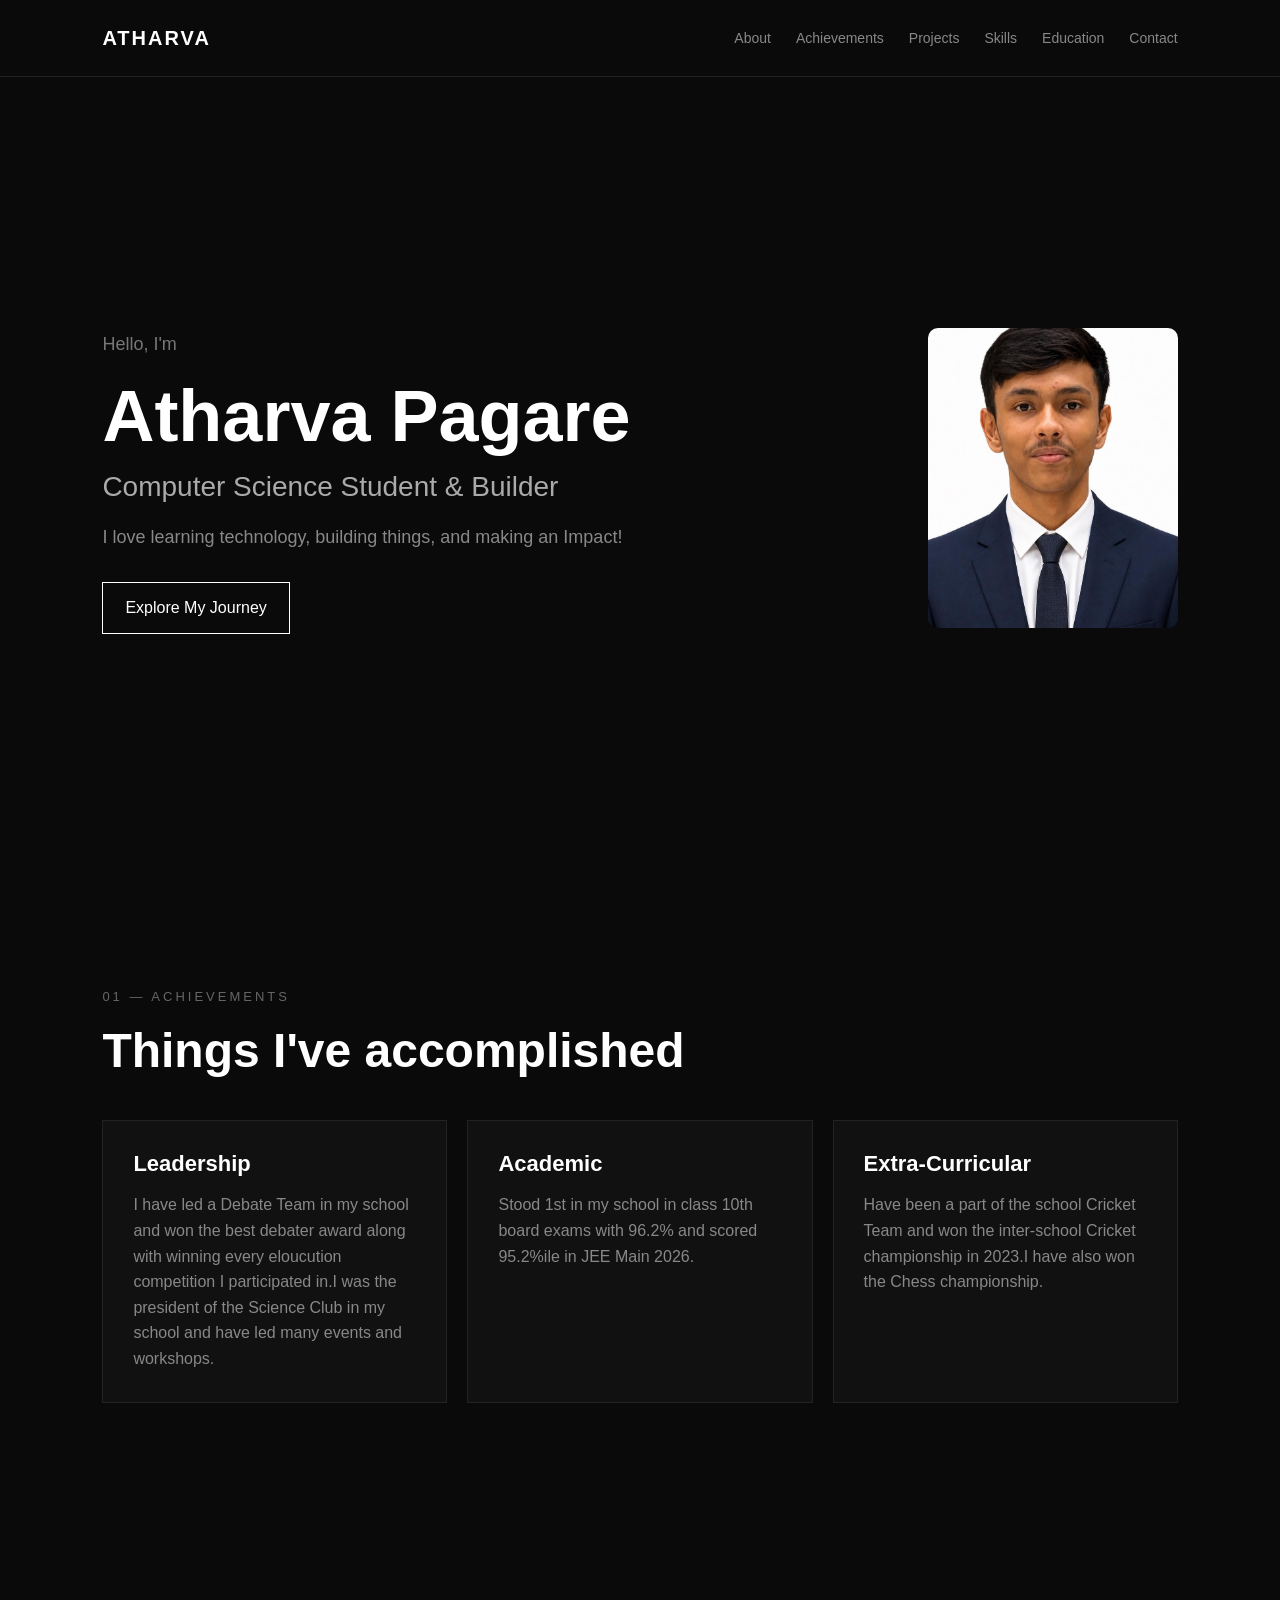
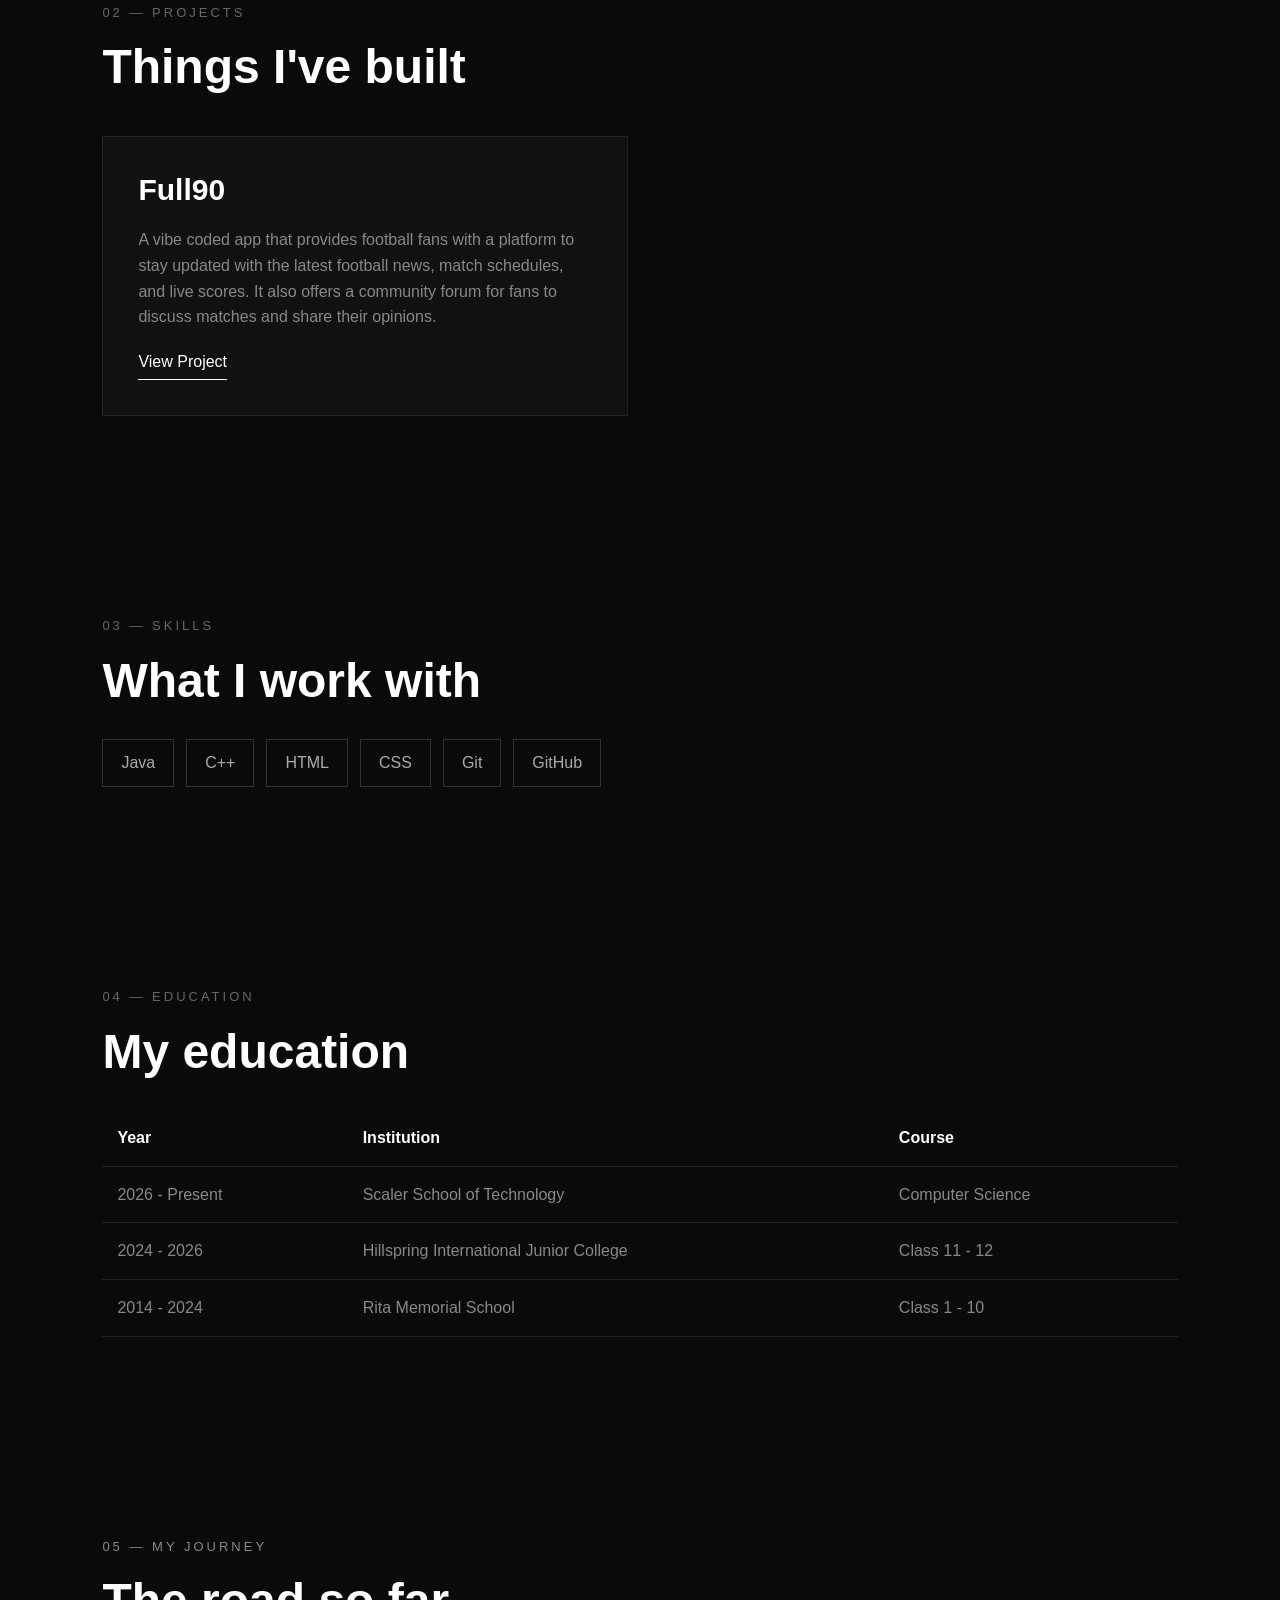
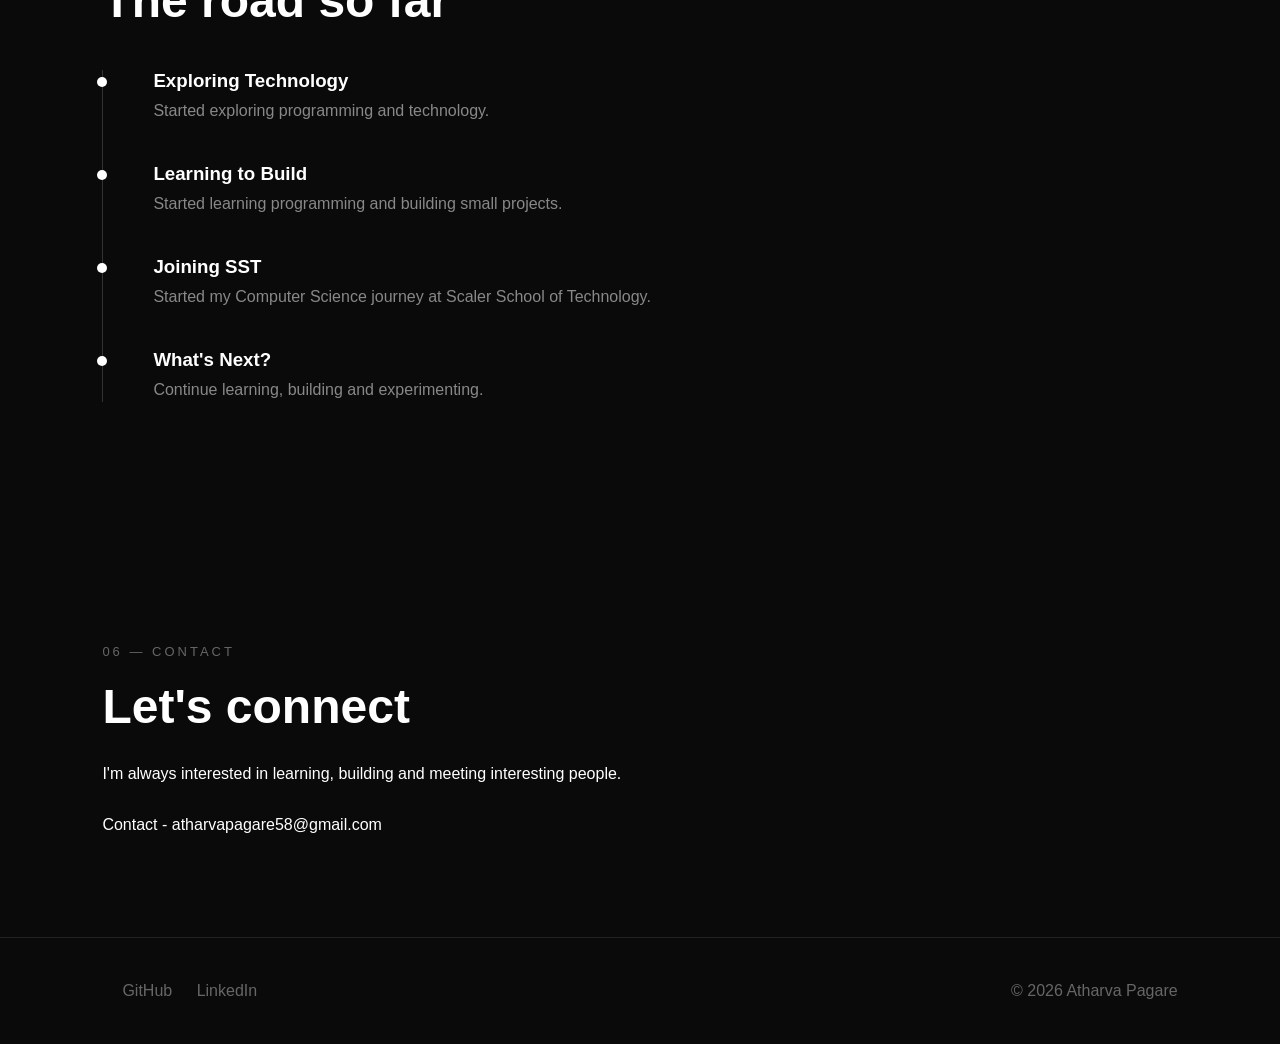
<file: index.html>
<!DOCTYPE html>

<html lang="en">

<head>
    <meta charset="UTF-8">
    <meta name="viewport" content="width=device-width, initial-scale=1.0">


<title>Atharva Pagare | Portfolio</title>

<meta name="description" content="Personal portfolio of Atharva Pagare">

<link rel="stylesheet" href="style1.css">


</head>

<body>


<header>
    <nav>
        <h1>ATHARVA</h1>

        <ul>
            <li><a href="#about">About</a></li>
            <li><a href="#achievements">Achievements</a></li>
            <li><a href="#projects">Projects</a></li>
            <li><a href="#skills">Skills</a></li>
            <li><a href="#education">Education</a></li>
            <li><a href="#contact">Contact</a></li>
        </ul>
    </nav>
</header>

<main>
    

    <section id="hero">

    <div class="hero-content">

        <div class="hero-text">

            <p>Hello, I'm</p>

            <h2>Atharva Pagare</h2>

            <h3>Computer Science Student & Builder</h3>

            <p>
                I love learning technology, building things,
                and making an Impact!
            </p>

            <a href="#about">Explore My Journey</a>

        </div>

       <div class="hero-image">

    <img src="./images/image.png" alt="Atharva Pagare">

            </div>


    

</section>

    <section id="achievements">
        <p>01 — ACHIEVEMENTS</p>

        <h2>Things I've accomplished</h2>

        <div class="achievement-container">

            <article class="achievement">
                <h3>Leadership</h3>
                <p>
                    I have led a Debate Team in my school and won the best debater award along with winning every eloucution competition I participated in.I was the president of the Science Club in my school and have led many events and workshops.
                </p>
            </article>

            <article class="achievement">
                <h3>Academic</h3>
                <p>
                    Stood 1st in my school in class 10th board exams with 96.2% and scored 95.2%ile in JEE Main 2026.
                </p>
            </article>

            <article class="achievement">
                <h3>Extra-Curricular</h3>
                <p>
                    Have been a part of the school Cricket Team and won the inter-school Cricket championship in 2023.I have also won the Chess championship.
                </p>
            </article>

        </div>
    </section>

    <section id="projects">
        <p>02 — PROJECTS</p>

        <h2>Things I've built</h2>

        <div class="project-container">

            <article class="project">
                <h3>Full90</h3>

                <p>
                   A vibe coded app that provides football fans with a platform to stay updated with the latest football news, match schedules, and live scores. It also offers a community forum for fans to discuss matches and share their opinions.
                </p>

                

                <a href="https://ai.studio/apps/4d6b604c-b79a-42c2-ad5e-592d0f871845" target="_blank" rel="noopener noreferrer">View Project</a>
            </article>

        </div>
    </section>

    <section id="skills">
        <p>03 — SKILLS</p>

        <h2>What I work with</h2>

        <ul>
            <li>Java</li>
            <li>C++</li>
            <li>HTML</li>
            <li>CSS</li>
            <li>Git</li>
            <li>GitHub</li>
        </ul>
    </section>

    <section id="education">
        <p>04 — EDUCATION</p>

        <h2>My education</h2>

        <table>
            <thead>
                <tr>
                    <th>Year</th>
                    <th>Institution</th>
                    <th>Course</th>
                </tr>
            </thead>

            <tbody>
                <tr>
                    <td>2026 - Present</td>
                    <td>Scaler School of Technology</td>
                    <td>Computer Science</td>
                </tr>

                <tr>
                    <td>2024 - 2026</td>
                    <td>Hillspring International Junior College</td>
                    <td>Class 11 - 12</td>
                </tr>

                <tr>
                    <td>2014 - 2024</td>
                    <td>Rita Memorial School</td>
                    <td>Class 1 - 10</td>   
                </tr>
            </tbody>
        </table>
    </section>

    <section id="journey">
        <p>05 — MY JOURNEY</p>

        <h2>The road so far</h2>

        <ol>
            <li>
                <h3>Exploring Technology</h3>
                <p>
                    Started exploring programming and technology.
                </p>
            </li>

            <li>
                <h3>Learning to Build</h3>
                <p>
                    Started learning programming and building
                    small projects.
                </p>
            </li>

            <li>
                <h3>Joining SST</h3>
                <p>
                    Started my Computer Science journey at
                    Scaler School of Technology.
                </p>
            </li>

            <li>
                <h3>What's Next?</h3>
                <p>
                    Continue learning, building and experimenting.
                </p>
            </li>
        </ol>
    </section>

    <section id="contact">
        <p>06 — CONTACT</p>

        <h2>Let's connect</h2>

        <p>
            I'm always interested in learning,
            building and meeting interesting people.
            <br></br>
        </p>

        <p> Contact - atharvapagare58@gmail.com </p>
    </section>

</main>

<footer>
    <div>
        
        <a href="https://github.com/AtharvaPagare-4" target="_blank" rel="noopener noreferrer">
            GitHub
        </a>

        <a href="https://www.linkedin.com/in/atharva-pagare-10b88b355/" target="_blank" rel="noopener noreferrer">
            LinkedIn
        </a>
    </div>

    <p>© 2026 Atharva Pagare</p>

</footer>



</body>

</html>
</file>
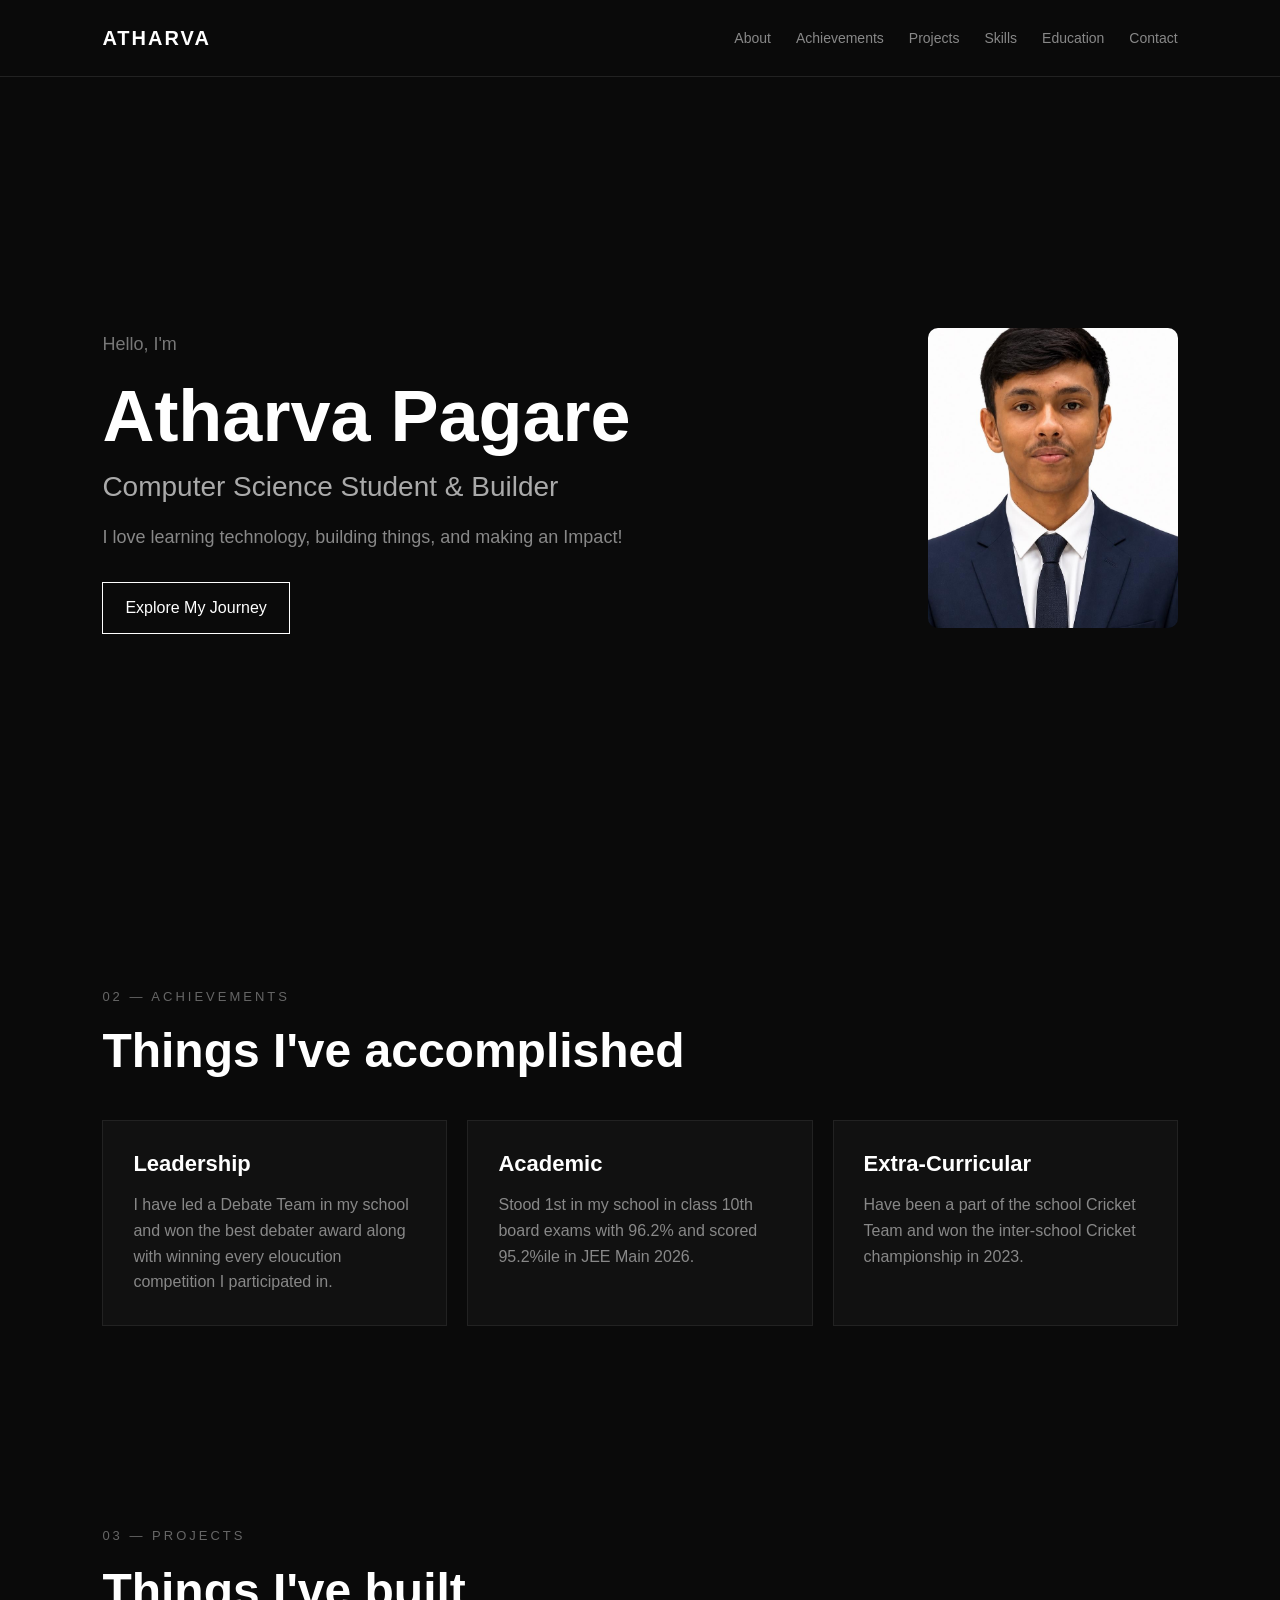
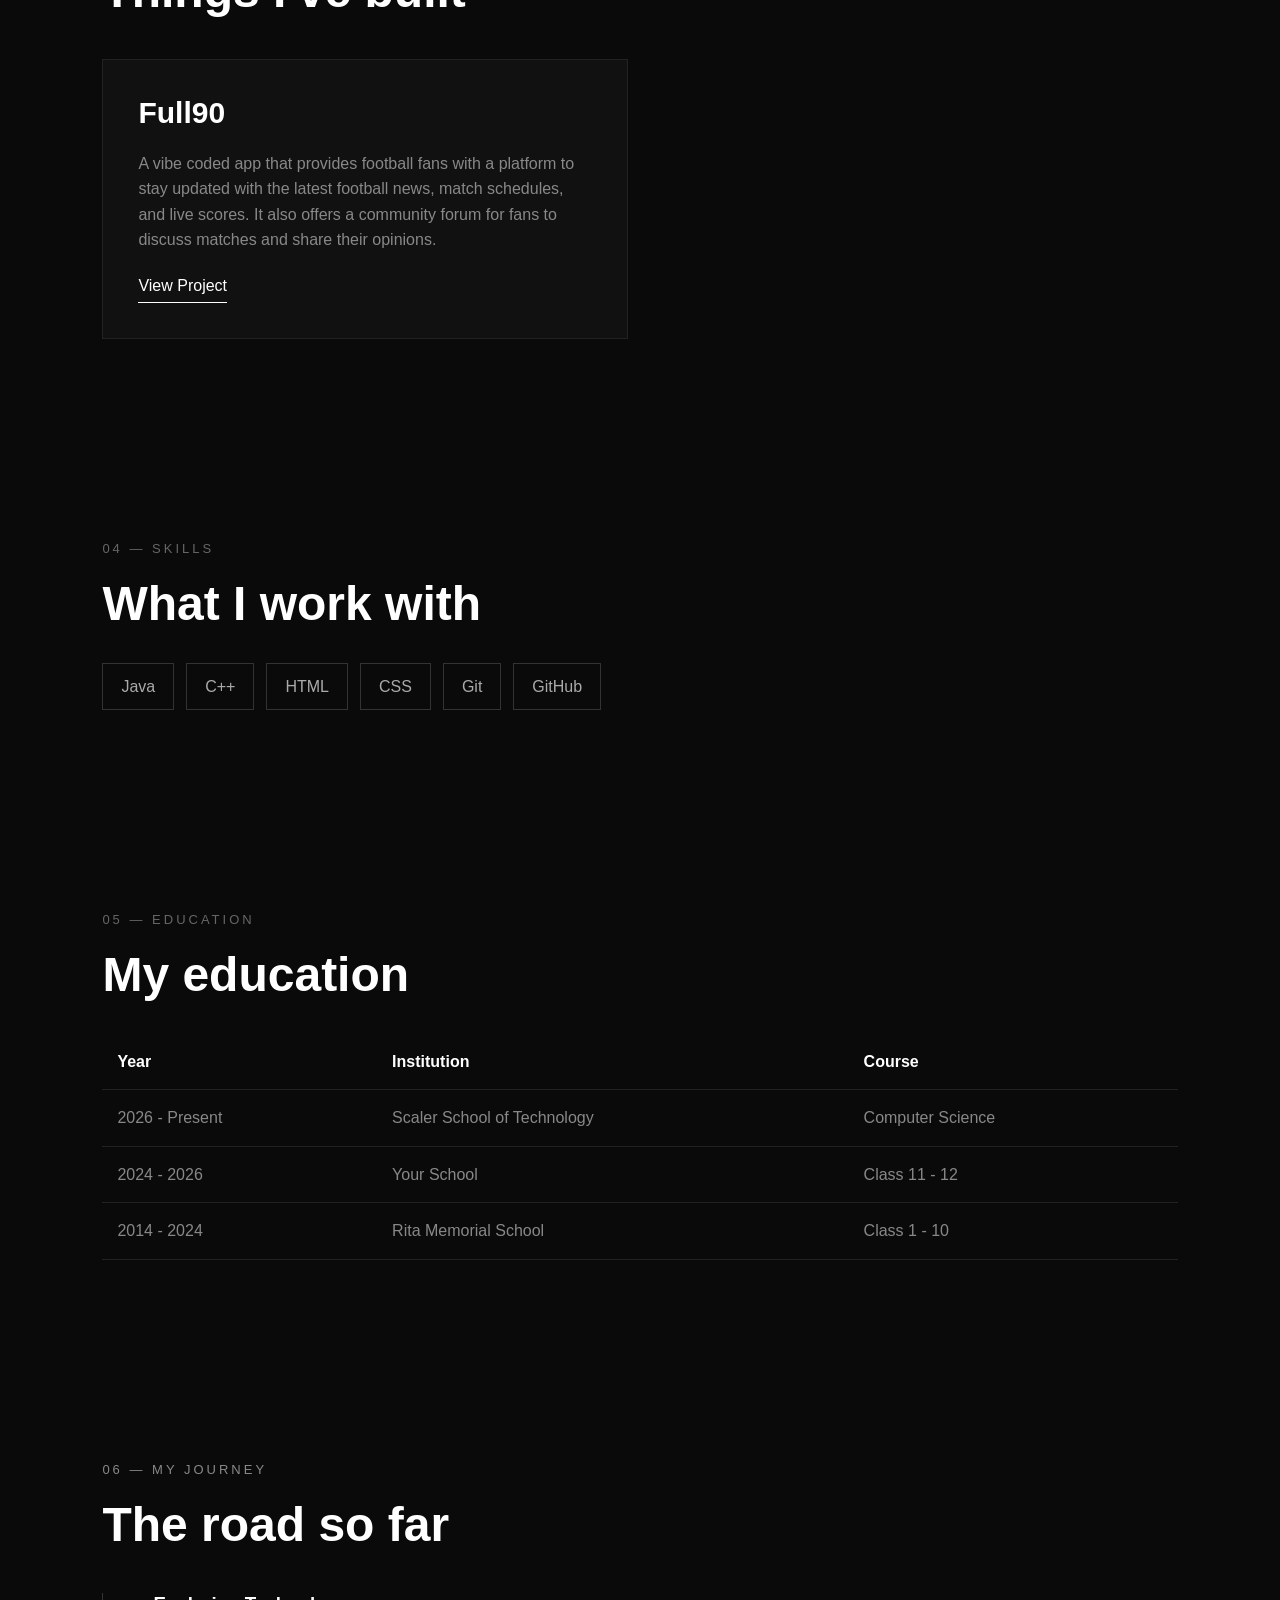
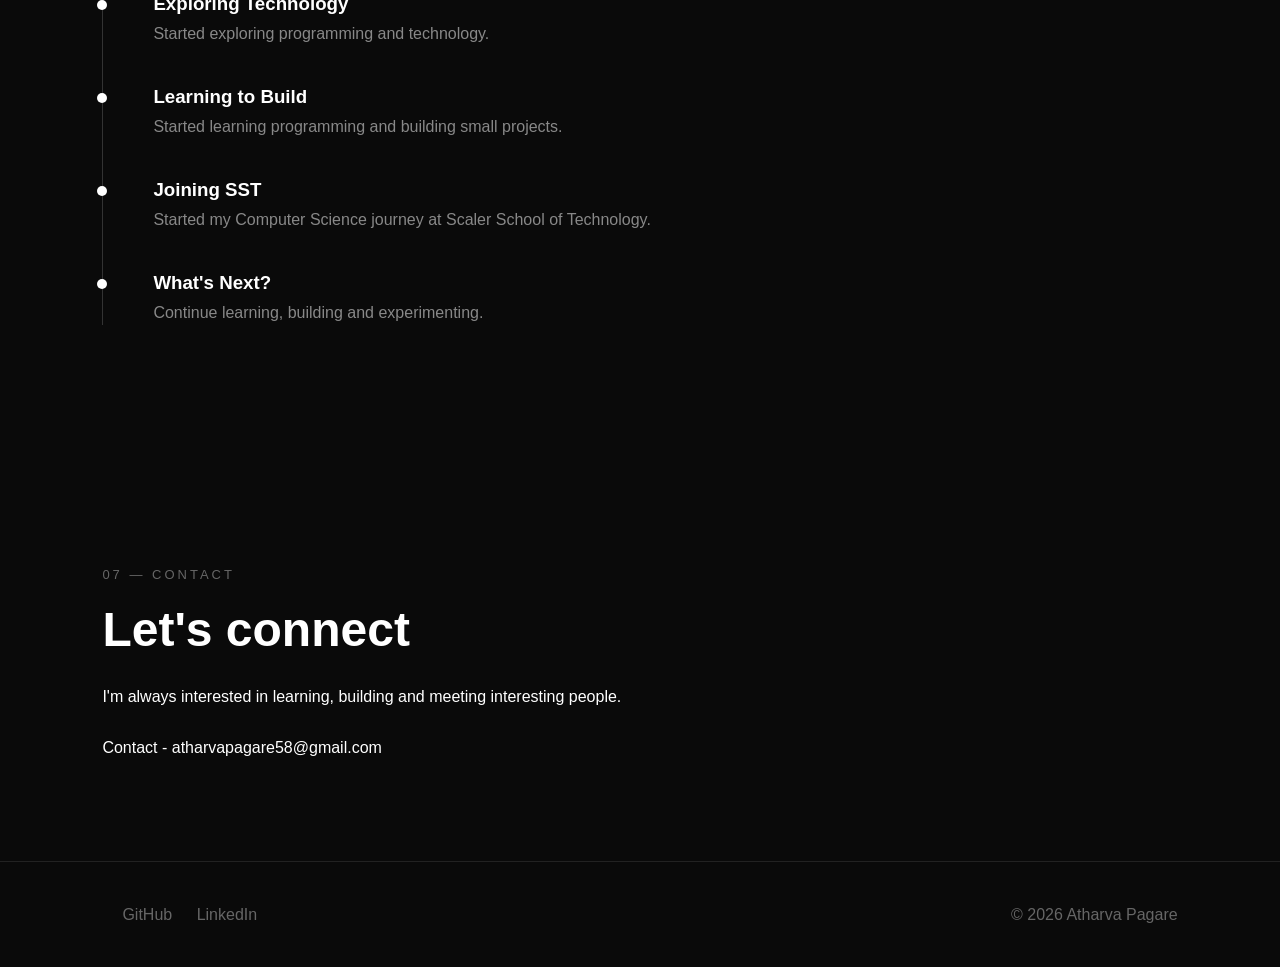
<file: index1.html>
<!DOCTYPE html>

<html lang="en">

<head>
    <meta charset="UTF-8">
    <meta name="viewport" content="width=device-width, initial-scale=1.0">


<title>Atharva Pagare | Portfolio</title>

<meta name="description" content="Personal portfolio of Atharva Pagare">

<link rel="stylesheet" href="style1.css">


</head>

<body>


<header>
    <nav>
        <h1>ATHARVA</h1>

        <ul>
            <li><a href="#about">About</a></li>
            <li><a href="#achievements">Achievements</a></li>
            <li><a href="#projects">Projects</a></li>
            <li><a href="#skills">Skills</a></li>
            <li><a href="#education">Education</a></li>
            <li><a href="#contact">Contact</a></li>
        </ul>
    </nav>
</header>

<main>
    

    <section id="hero">

    <div class="hero-content">

        <div class="hero-text">

            <p>Hello, I'm</p>

            <h2>Atharva Pagare</h2>

            <h3>Computer Science Student & Builder</h3>

            <p>
                I love learning technology, building things,
                and making an Impact!
            </p>

            <a href="#about">Explore My Journey</a>

        </div>

       <div class="hero-image">

    <img src="./images/image.png" alt="Atharva Pagare">

            </div>


    

</section>

    <section id="achievements">
        <p>02 — ACHIEVEMENTS</p>

        <h2>Things I've accomplished</h2>

        <div class="achievement-container">

            <article class="achievement">
                <h3>Leadership</h3>
                <p>
                    I have led a Debate Team in my school and won the best debater award along with winning every eloucution competition I participated in.
                </p>
            </article>

            <article class="achievement">
                <h3>Academic</h3>
                <p>
                    Stood 1st in my school in class 10th board exams with 96.2% and scored 95.2%ile in JEE Main 2026.
                </p>
            </article>

            <article class="achievement">
                <h3>Extra-Curricular</h3>
                <p>
                    Have been a part of the school Cricket Team and won the inter-school Cricket championship in 2023.
                </p>
            </article>

        </div>
    </section>

    <section id="projects">
        <p>03 — PROJECTS</p>

        <h2>Things I've built</h2>

        <div class="project-container">

            <article class="project">
                <h3>Full90</h3>

                <p>
                   A vibe coded app that provides football fans with a platform to stay updated with the latest football news, match schedules, and live scores. It also offers a community forum for fans to discuss matches and share their opinions.
                </p>

                

                <a href="https://ai.studio/apps/4d6b604c-b79a-42c2-ad5e-592d0f871845" target="_blank" rel="noopener noreferrer">View Project</a>
            </article>

        </div>
    </section>

    <section id="skills">
        <p>04 — SKILLS</p>

        <h2>What I work with</h2>

        <ul>
            <li>Java</li>
            <li>C++</li>
            <li>HTML</li>
            <li>CSS</li>
            <li>Git</li>
            <li>GitHub</li>
        </ul>
    </section>

    <section id="education">
        <p>05 — EDUCATION</p>

        <h2>My education</h2>

        <table>
            <thead>
                <tr>
                    <th>Year</th>
                    <th>Institution</th>
                    <th>Course</th>
                </tr>
            </thead>

            <tbody>
                <tr>
                    <td>2026 - Present</td>
                    <td>Scaler School of Technology</td>
                    <td>Computer Science</td>
                </tr>

                <tr>
                    <td>2024 - 2026</td>
                    <td>Your School</td>
                    <td>Class 11 - 12</td>
                </tr>

                <tr>
                    <td>2014 - 2024</td>
                    <td>Rita Memorial School</td>
                    <td>Class 1 - 10</td>   
                </tr>
            </tbody>
        </table>
    </section>

    <section id="journey">
        <p>06 — MY JOURNEY</p>

        <h2>The road so far</h2>

        <ol>
            <li>
                <h3>Exploring Technology</h3>
                <p>
                    Started exploring programming and technology.
                </p>
            </li>

            <li>
                <h3>Learning to Build</h3>
                <p>
                    Started learning programming and building
                    small projects.
                </p>
            </li>

            <li>
                <h3>Joining SST</h3>
                <p>
                    Started my Computer Science journey at
                    Scaler School of Technology.
                </p>
            </li>

            <li>
                <h3>What's Next?</h3>
                <p>
                    Continue learning, building and experimenting.
                </p>
            </li>
        </ol>
    </section>

    <section id="contact">
        <p>07 — CONTACT</p>

        <h2>Let's connect</h2>

        <p>
            I'm always interested in learning,
            building and meeting interesting people.
            <br></br>
        </p>

        <p> Contact - atharvapagare58@gmail.com </p>
    </section>

</main>

<footer>
    <div>
        
        <a href="https://github.com/AtharvaPagare-4" target="_blank" rel="noopener noreferrer">
            GitHub
        </a>

        <a href="https://www.linkedin.com/in/atharva-pagare-10b88b355/" target="_blank" rel="noopener noreferrer">
            LinkedIn
        </a>
    </div>

    <p>© 2026 Atharva Pagare</p>

</footer>



</body>

</html>
</file>
<file: style1.css>
* {
  margin: 0;
  padding: 0;
  box-sizing: border-box;
  }

html {
scroll-behavior: smooth;
}

body {
background-color: #0a0a0a;
color: white;
font-family: Arial, sans-serif;
line-height: 1.6;
}

a {
color: inherit;
text-decoration: none;
}

section {
padding: 100px 8%;
}

h1,
h2,
h3 {
line-height: 1.2;
}

/* Navbar */

header {
border-bottom: 1px solid #222;
}

nav {
padding: 25px 8%;
display: flex;
justify-content: space-between;
align-items: center;
}

nav h1 {
font-size: 20px;
letter-spacing: 2px;
}

nav ul {
list-style: none;
display: flex;
gap: 25px;
}

nav a {
color: #888;
font-size: 14px;
}

nav a:hover {
color: white;
}

/* Hero */

#hero {
min-height: 90vh;
display: flex;
align-items: center;
}

.hero-content {
display: flex;
flex-direction: row;
align-items: center;
justify-content: space-between;
gap: 60px;
width: 100%;
}

.hero-text {
display: flex;
flex-direction: column;
}

.hero-image {
flex-shrink: 0;
}

.hero-image img {
    width: 250px;
    height: 300px;
    object-fit: cover;
    border-radius: 10px;
    max-width: 100%;

}

#hero p:first-child {
color: #777;
font-size: 18px;
margin-bottom: 15px;
}

#hero h2 {
font-size: 72px;
margin-bottom: 10px;
}

#hero h3 {
color: #aaa;
font-size: 28px;
font-weight: normal;
margin-bottom: 20px;
}

#hero p {
max-width: 600px;
color: #888;
font-size: 18px;
margin-bottom: 30px;
}

#hero a {
display: inline-block;
width: fit-content;
padding: 12px 22px;
border: 1px solid white;
}

#hero a:hover {
background-color: white;
color: #0a0a0a;
}

/* Sections */

section > p:first-child {
color: #666;
font-size: 13px;
letter-spacing: 3px;
margin-bottom: 15px;
}

section h2 {
font-size: 48px;
margin-bottom: 25px;
}

/* About */

#about {
max-width: 1000px;
}

#about > p:last-child {
max-width: 750px;
color: #aaa;
font-size: 22px;
}

/* Achievements */

.achievement-container {
display: grid;
grid-template-columns: repeat(3, 1fr);
gap: 20px;
margin-top: 40px;
}

.achievement {
padding: 30px;
border: 1px solid #222;
background-color: #111;
}

.achievement h3 {
font-size: 22px;
margin-bottom: 15px;
}

.achievement p {
color: #888;
}

/* Projects */


.project-container {
display: grid;
grid-template-columns: repeat(2, 1fr);
gap: 25px;
margin-top: 40px;
}

.project {
min-height: 280px;
padding: 35px;
border: 1px solid #222;
background-color: #111;


display: flex;
flex-direction: column;
justify-content: space-between;


}

.project h3 {
font-size: 30px;
}

.project p {
color: #888;
}

.project a {
width: fit-content;
border-bottom: 1px solid white;
padding-bottom: 4px;
}

/* Skills */

#skills ul {
display: flex;
flex-wrap: wrap;
gap: 12px;
margin-top: 30px;
list-style: none;
}

#skills li {
padding: 10px 18px;
border: 1px solid #333;
color: #aaa;
}

#skills li:hover {
background-color: white;
color: #0a0a0a;
}

/* Education */

#education {
overflow-x: auto;
}

table {
width: 100%;
border-collapse: collapse;
margin-top: 30px;
}

th,
td {
padding: 15px;
text-align: left;
border-bottom: 1px solid #222;
}

th {
color: white;
}

td {
color: #888;
}

/* Journey */

#journey ol {
margin-top: 40px;
padding-left: 30px;
border-left: 1px solid #333;
list-style: none;
}

#journey li {
position: relative;
margin-bottom: 40px;
padding-left: 20px;
}

#journey li::before {
content: "";
position: absolute;
width: 10px;
height: 10px;
background-color: white;
border-radius: 50%;
left: -36px;
top: 7px;
}

#journey h3 {
margin-bottom: 5px;
}

#journey p {
color: #888;
}

/* Footer */

footer {
    display: flex;

padding: 40px 8%;
border-top: 1px solid #222;



justify-content: space-between;

color: #666;


}

footer a {
    
margin-left: 20px;
}



footer a:hover {
color: white;
}

/* Mobile */

@media (max-width: 768px) {

.hero-content {
    flex-direction: column-reverse;
    gap: 30px;
    text-align: center;
}

.hero-image img {
    width: 160px;
    height: 160px;
}

section {
    padding: 70px 6%;
}

nav {
    flex-direction: column;
    gap: 20px;
}

nav ul {
    flex-wrap: wrap;
    justify-content: center;
    gap: 15px;
}

#hero h2 {
    font-size: 48px;
}

#hero h3 {
    font-size: 22px;
}

.achievement-container {
    grid-template-columns: 1fr;
}

.project-container {
    grid-template-columns: 1fr;
}

section h2 {
    font-size: 40px;
}


}
</file>
